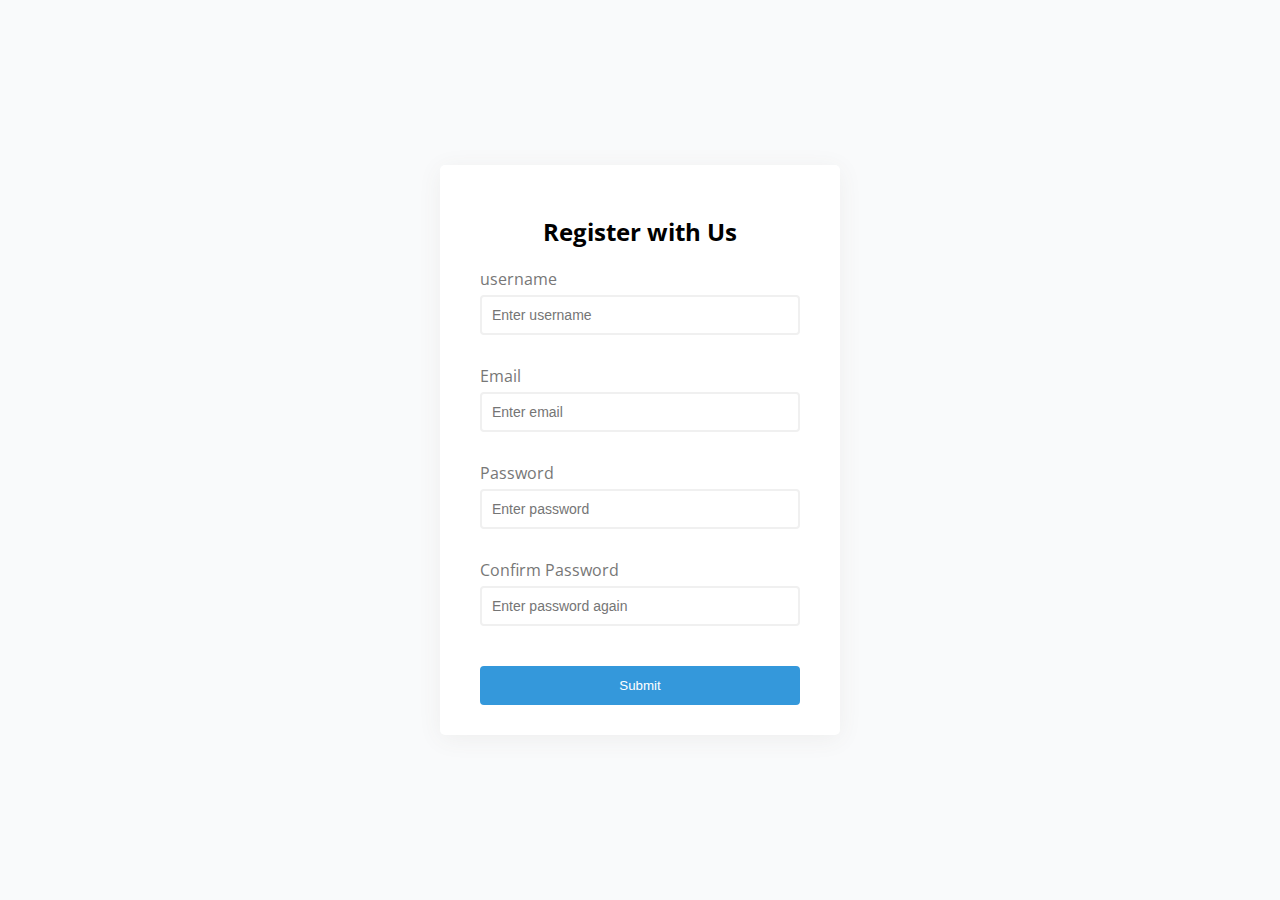
<file: 1. Form Validator/index.html>
<!DOCTYPE html>
<html lang="en">

<head>
    <meta charset="UTF-8">
    <meta name="viewport" content="width=device-width, initial-scale=1.0">
    <title>Form Validator</title>
    <link href="https://fonts.googleapis.com/css2?family=Open+Sans&display=swap" rel="stylesheet">
    <link rel="stylesheet" href="style.css" />
</head>

<body>
    <div class="container">
        <form id="form" class="form">
            <h2>Register with Us</h2>
            <div class="form-control">
                <label for="username">username</label>
                <input type="text" placeholder="Enter username" id="username">
                <small>Error Message</small>
            </div>
            <div class="form-control">
                <label for="email">Email</label>
                <input type="text" placeholder="Enter email" id="email">
                <small>Error Message</small>
            </div>
            <div class="form-control">
                <label for="password">Password</label>
                <input type="password" placeholder="Enter password" id="password">
                <small>Error Message</small>
            </div>
            <div class="form-control">
                <label for="password2">Confirm Password</label>
                <input type="password" placeholder="Enter password again" id="password2">
                <small>Error Message</small>
            </div>
            <button>Submit</button>
        </form>
    </div>

    <script src="script.js"></script>
</body>

</html>
</file>
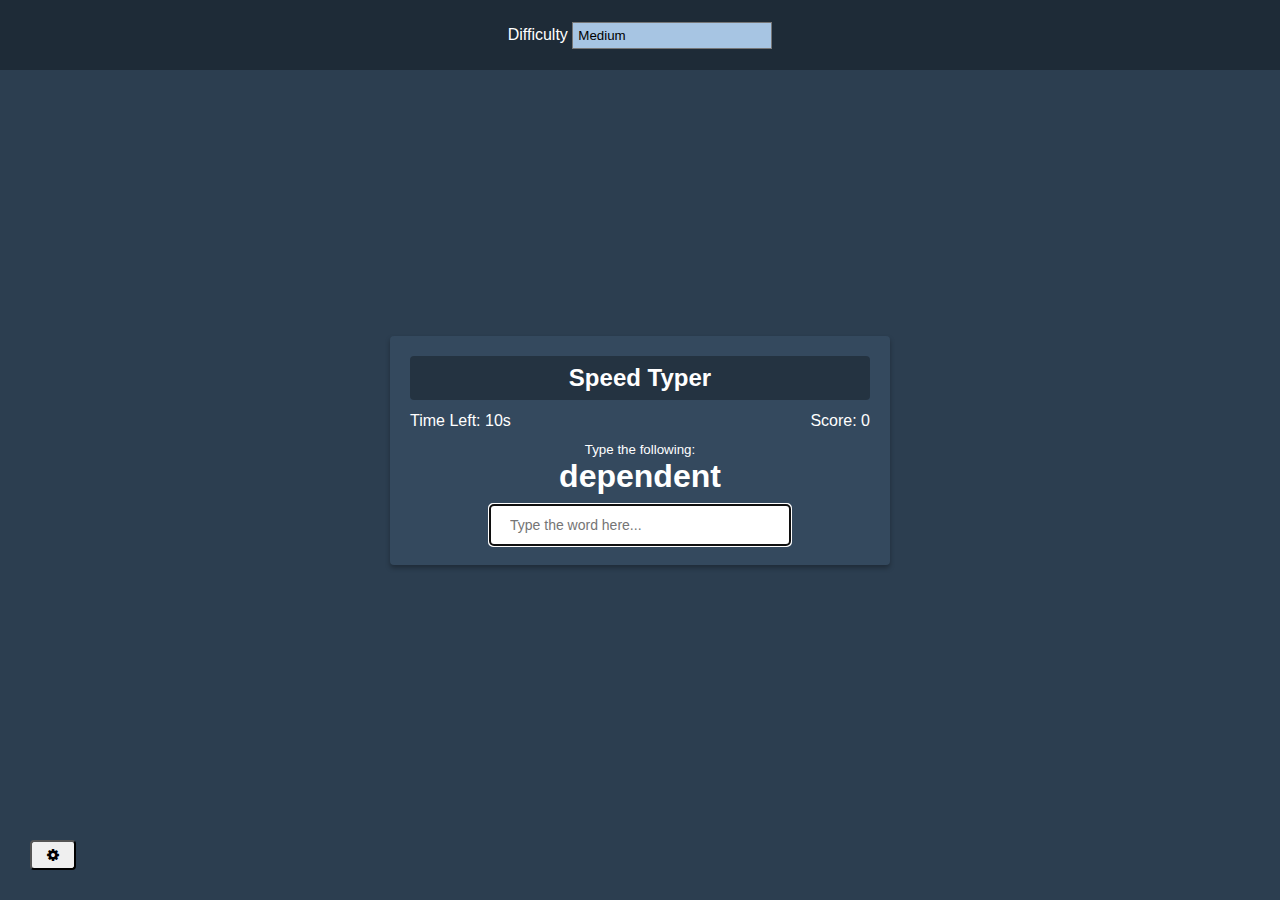
<file: 10. Typing Game/index.html>
<!DOCTYPE html>
<html lang="en">

<head>
    <meta charset="UTF-8">
    <meta name="viewport" content="width=device-width, initial-scale=1.0">
    <title>Typing Game</title>
    <link rel="stylesheet" href="https://stackpath.bootstrapcdn.com/font-awesome/4.7.0/css/font-awesome.min.css">
    <link rel="stylesheet" href="style.css">
</head>

<body>
    <button id="settings-btn" class="settings-btn">
        <i class="fa fa-cog"></i>
    </button>
    <div id="settings" class="settings">
        <form id="settings-form">
            <div>
                <label for="difficulty">Difficulty</label>
                <select id="difficulty">
                    <option value="easy">Easy</option>
                    <option value="medium">Medium</option>
                    <option value="hard">Hard</option>
                </select>
            </div>
        </form>
    </div>
    <div class="container">
        <h2>Speed Typer</h2>
        <small>Type the following:</small>

        <h1 id="word"></h1>
        <input type="text" id="text" autocomplete="off" placeholder="Type the word here...">

        <p class="time-container">
            Time Left: <span id="time">10s</span>
        </p>
        <p class="score-container">
            Score: <span id="score">0</span>
        </p>

        <div id="end-game-container" class="end-game-container"></div>

    </div>
    <script src="script.js"></script>
</body>

</html>
</file>
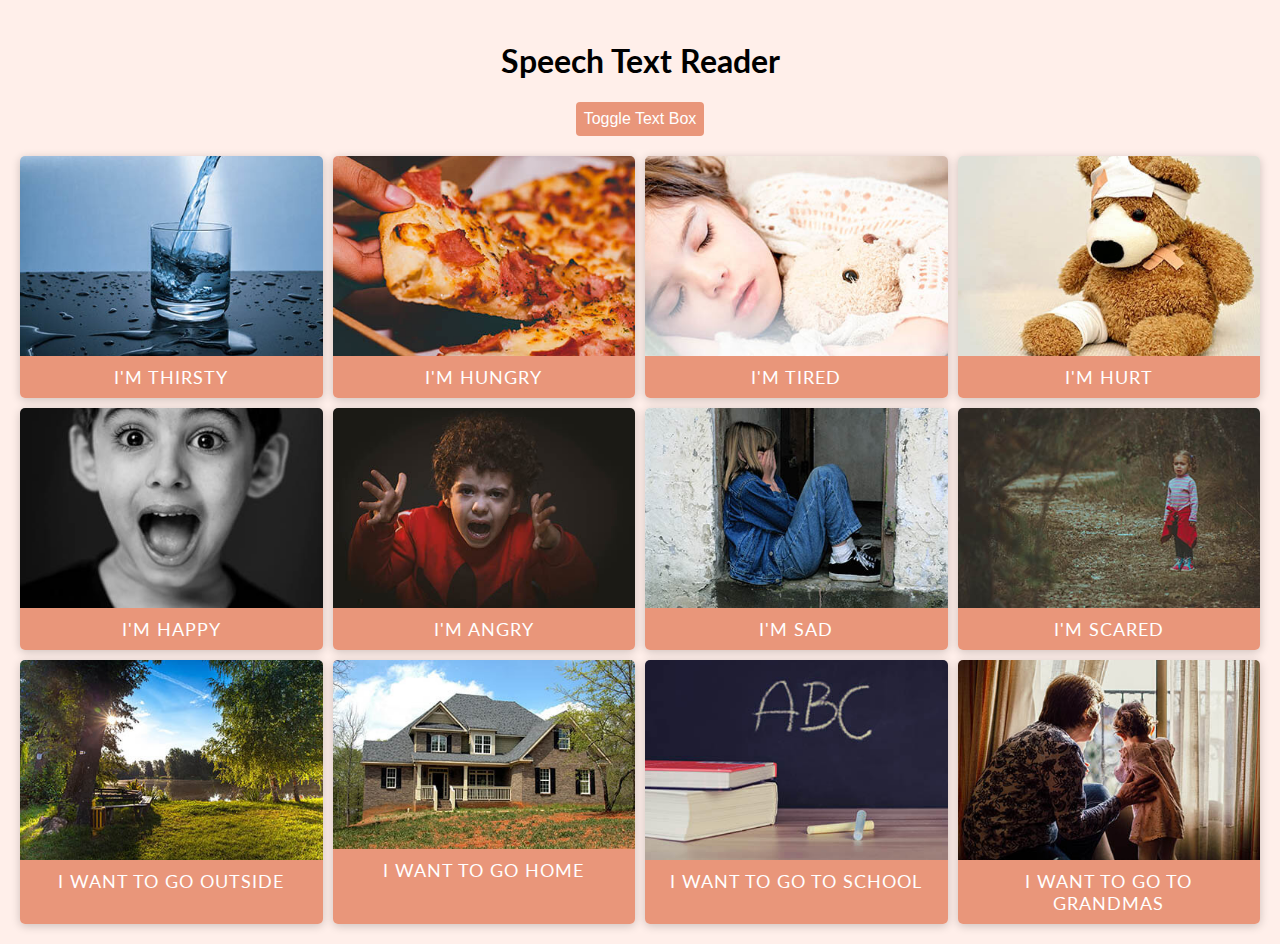
<file: 11. Speech Text Reader/index.html>
<!DOCTYPE html>
<html lang="en">

<head>
    <meta charset="UTF-8" />
    <meta name="viewport" content="width=device-width, initial-scale=1.0" />
    <meta http-equiv="X-UA-Compatible" content="ie=edge" />
    <link rel="stylesheet" href="style.css" />
    <title>Speech Text Reader</title>
</head>

<body>
    <div class="container">
        <h1>Speech Text Reader</h1>
        <button id="toggle" class="btn btn-toggle">
            Toggle Text Box
        </button>
        <div id="text-box" class="text-box">
            <div id="close" class="close">X</div>
            <h3>Choose Voice</h3>
            <select id="voices"></select>
            <textarea id="text" placeholder="Enter text to read..."></textarea>
            <button class="btn" id="read">Read Text</button>
        </div>
        <main></main>
    </div>

    <script src="script.js"></script>
</body>

</html>
</file>
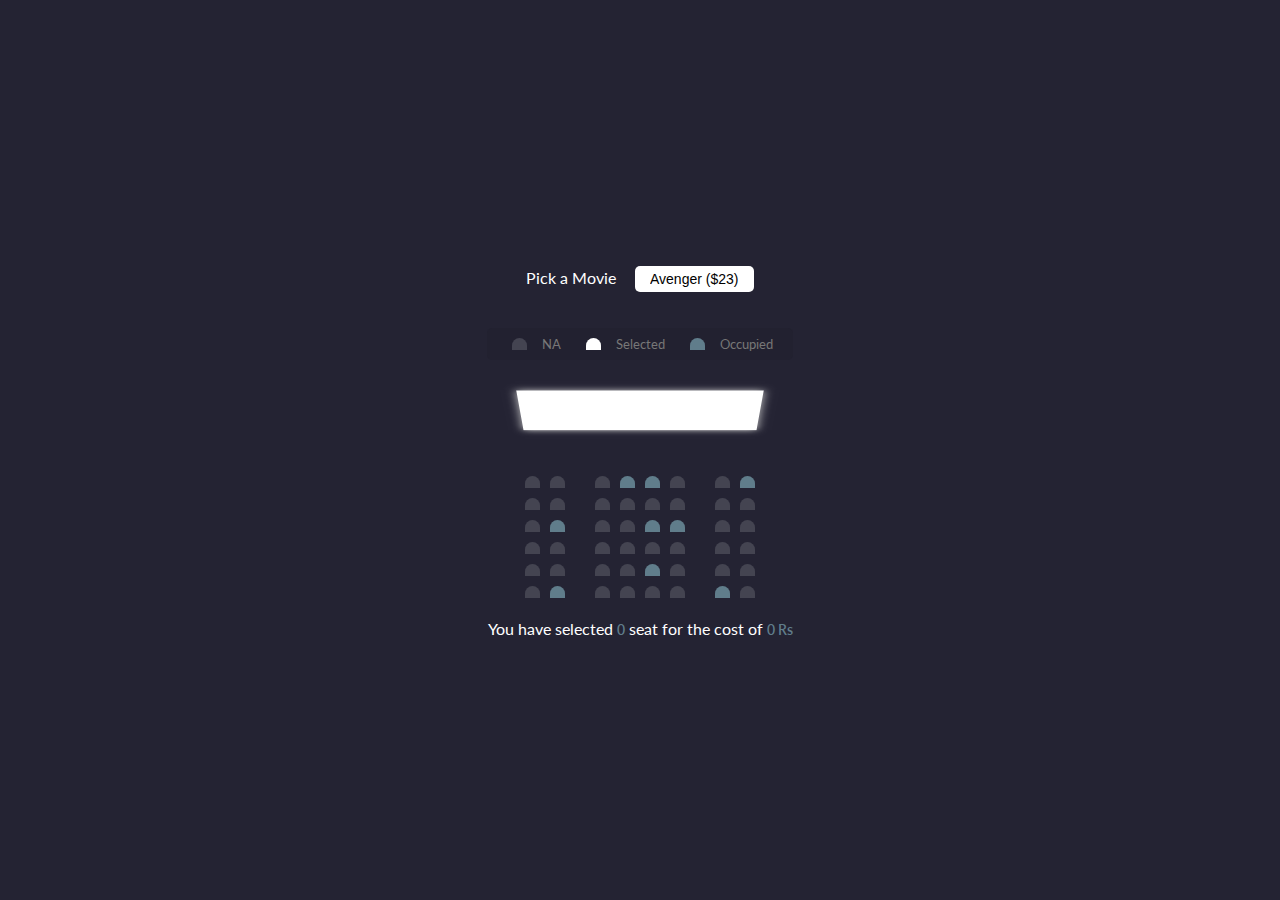
<file: 2. Movie Seat Booking App/index.html>
<!DOCTYPE html>
<html lang="en">

<head>
    <meta charset="UTF-8">
    <meta name="viewport" content="width=device-width, initial-scale=1.0">
    <title>Movie Seat Booking App</title>
    <link rel="stylesheet" href="style.css">
</head>

<body>

    <div class="movie-container">
        <label for="movie">Pick a Movie</label>
        <select name="movie" id="movie">
            <option value="23">Avenger ($23)</option>
            <option value="25">Ironman ($25)</option>
            <option value="15">Thor ($15)</option>
            <option value="18">Hulk($18)</option>
        </select>
    </div>

    <ul class="showcase">
        <li>
            <div class="seat"></div>
            <small>NA</small>
        </li>
        <li>
            <div class="seat selected"></div>
            <small>Selected</small>
        </li>
        <li>
            <div class="seat occupied"></div>
            <small>Occupied</small>
        </li>
    </ul>

    <div class="container">
        <div class="screen"></div>

        <div class="row">
            <div class="seat"></div>
            <div class="seat"></div>
            <div class="seat"></div>
            <div class="seat occupied"></div>
            <div class="seat occupied"></div>
            <div class="seat"></div>
            <div class="seat"></div>
            <div class="seat occupied"></div>
        </div>
        <div class="row">
            <div class="seat"></div>
            <div class="seat"></div>
            <div class="seat"></div>
            <div class="seat"></div>
            <div class="seat"></div>
            <div class="seat"></div>
            <div class="seat"></div>
            <div class="seat"></div>
        </div>
        <div class="row">
            <div class="seat"></div>
            <div class="seat occupied"></div>
            <div class="seat"></div>
            <div class="seat"></div>
            <div class="seat occupied"></div>
            <div class="seat occupied"></div>
            <div class="seat"></div>
            <div class="seat"></div>
        </div>
        <div class="row">
            <div class="seat"></div>
            <div class="seat"></div>
            <div class="seat"></div>
            <div class="seat"></div>
            <div class="seat"></div>
            <div class="seat"></div>
            <div class="seat"></div>
            <div class="seat"></div>
        </div>
        <div class="row">
            <div class="seat"></div>
            <div class="seat"></div>
            <div class="seat"></div>
            <div class="seat"></div>
            <div class="seat occupied"></div>
            <div class="seat"></div>
            <div class="seat"></div>
            <div class="seat"></div>
        </div>
        <div class="row">
            <div class="seat"></div>
            <div class="seat occupied"></div>
            <div class="seat"></div>
            <div class="seat"></div>
            <div class="seat"></div>
            <div class="seat"></div>
            <div class="seat occupied"></div>
            <div class="seat"></div>
        </div>
    </div>

    <p class="text">You have selected
        <small class="count">0</small> seat for the cost of
        <small class="price">0 Rs</small>
    </p>

    <script src="script.js"></script>
</body>

</html>
</file>
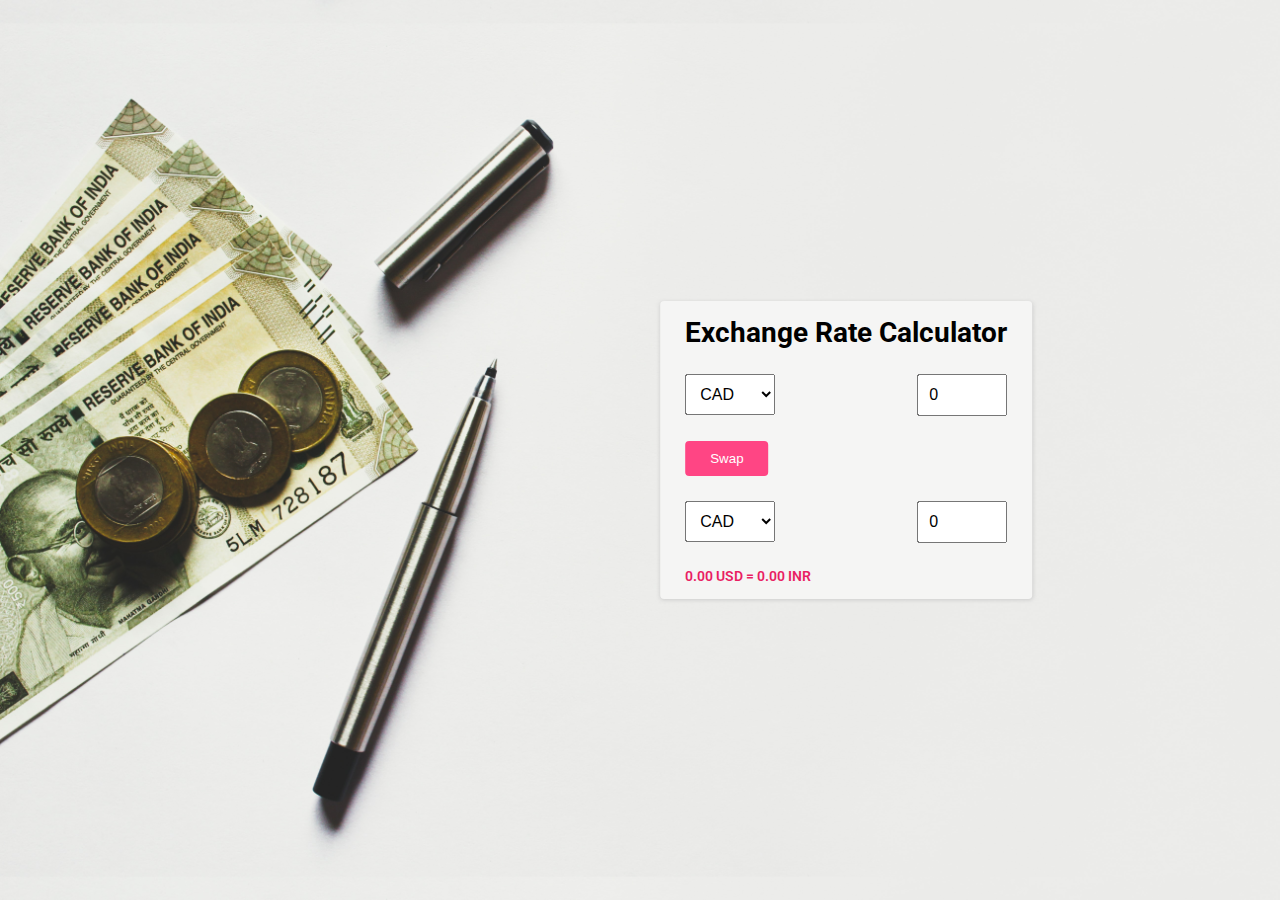
<file: 4. Exchange Rate Calculator/index.html>
<!DOCTYPE html>
<html lang="en">
  <head>
    <meta charset="UTF-8" />
    <meta name="viewport" content="width=device-width, initial-scale=1.0" />
    <title>Exchange Rate Calculator</title>
    <link rel="stylesheet" href="style.css" />
  </head>
  <body>
    <div class="container">
      <h1>Exchange Rate Calculator</h1>
      <ul>
        <li>
          <select name="cur_one" id="cur_one">
            <option value="CAD">CAD</option>
            <option value="HKD">HKD</option>
            <option value="ISK">ISK</option>
            <option value="PHP">PHP</option>
            <option value="DKK">DKK</option>
            <option value="HUF">HUF</option>
            <option value="CZK">CZK</option>
            <option value="GBP">GBP</option>
            <option value="RON">RON</option>
            <option value="SEK">SEK</option>
            <option value="IDR">IDR</option>
            <option value="INR">INR</option>
            <option value="BRL">BRL</option>
            <option value="RUB">RUB</option>
            <option value="HRK">HRK</option>
            <option value="JPY">JPY</option>
            <option value="THB">THB</option>
            <option value="CHF">CHF</option>
            <option value="EUR">EUR</option>
            <option value="MYR">MYR</option>
            <option value="BGN">BGN</option>
            <option value="TRY">TRY</option>
            <option value="CNY">CNY</option>
            <option value="NOK">NOK</option>
            <option value="NZD">NZD</option>
            <option value="ZAR">ZAR</option>
            <option value="USD">USD</option>
            <option value="MXN">MXN</option>
            <option value="SGD">SGD</option>
            <option value="AUD">AUD</option>
            <option value="ILS">ILS</option>
            <option value="KRW">KRW</option>
            <option value="PLN">PLN</option>
          </select>
        </li>
        <li>
          <input type="number" name="cur_amt_one" id="cur_amt_one" value="0" />
        </li>
      </ul>
      <button id="swap">Swap</button>
      <ul>
        <li>
          <select name="cur_two" id="cur_two">
            <option value="CAD">CAD</option>
            <option value="HKD">HKD</option>
            <option value="ISK">ISK</option>
            <option value="PHP">PHP</option>
            <option value="DKK">DKK</option>
            <option value="HUF">HUF</option>
            <option value="CZK">CZK</option>
            <option value="GBP">GBP</option>
            <option value="RON">RON</option>
            <option value="SEK">SEK</option>
            <option value="IDR">IDR</option>
            <option value="INR">INR</option>
            <option value="BRL">BRL</option>
            <option value="RUB">RUB</option>
            <option value="HRK">HRK</option>
            <option value="JPY">JPY</option>
            <option value="THB">THB</option>
            <option value="CHF">CHF</option>
            <option value="EUR">EUR</option>
            <option value="MYR">MYR</option>
            <option value="BGN">BGN</option>
            <option value="TRY">TRY</option>
            <option value="CNY">CNY</option>
            <option value="NOK">NOK</option>
            <option value="NZD">NZD</option>
            <option value="ZAR">ZAR</option>
            <option value="USD">USD</option>
            <option value="MXN">MXN</option>
            <option value="SGD">SGD</option>
            <option value="AUD">AUD</option>
            <option value="ILS">ILS</option>
            <option value="KRW">KRW</option>
            <option value="PLN">PLN</option>
          </select>
        </li>
        <li>
          <input type="number" name="cur_amt_two" id="cur_amt_two" value="0" />
        </li>
      </ul>
      <p id="result">0.00 USD = 0.00 INR</p>
    </div>
    <script src="script.js"></script>
  </body>
</html>
</file>
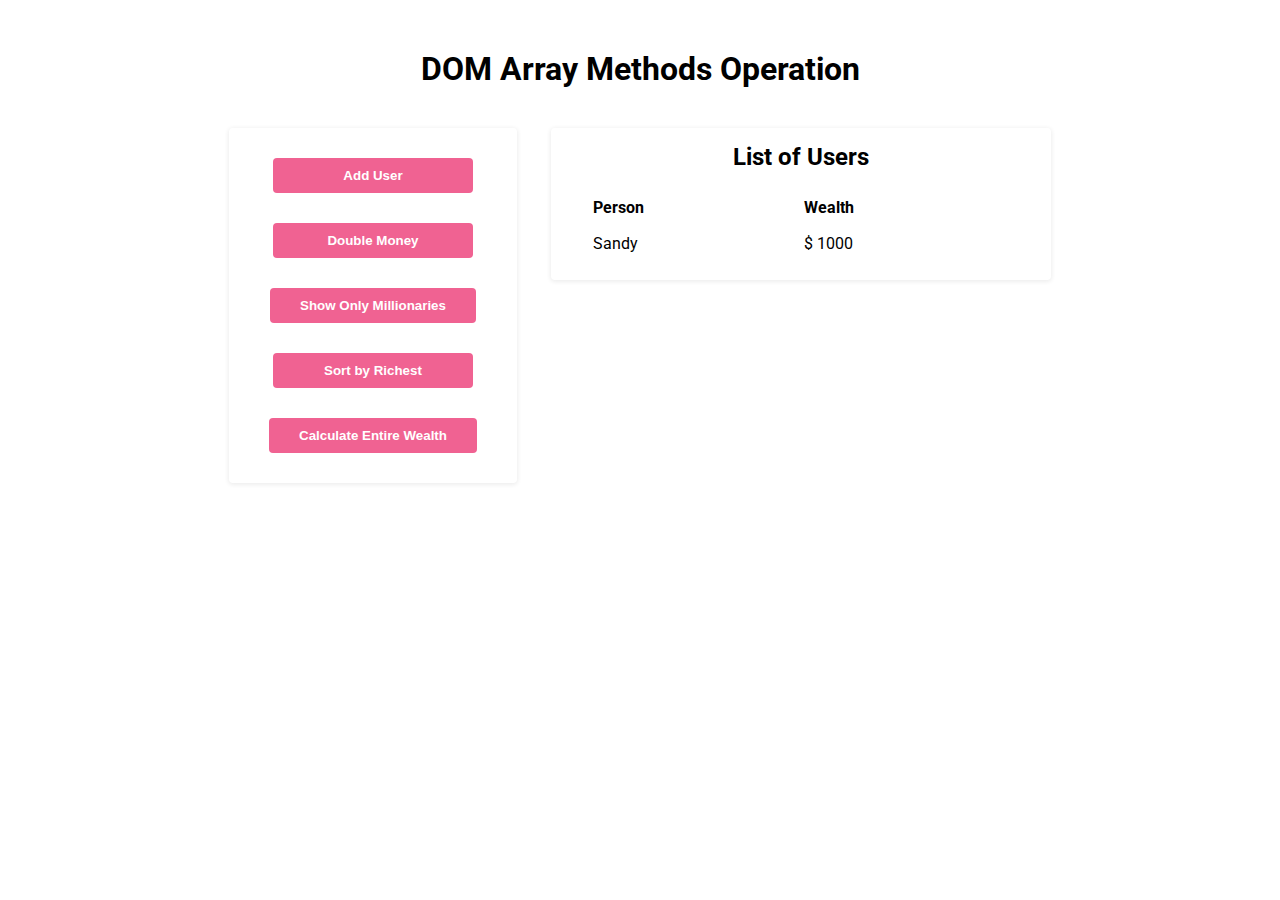
<file: 5. Working on DOM Array Methods/index.html>
<!DOCTYPE html>
<html lang="en">
  <head>
    <meta charset="UTF-8" />
    <meta name="viewport" content="width=device-width, initial-scale=1.0" />
    <title>DOM Array Operations</title>
    <link rel="stylesheet" href="style.css" />
  </head>
  <body>
    <div class="container">
      <h1>DOM Array Methods Operation</h1>
      <div class="user-container">
        <div class="sidebar">
          <ul>
            <li>
              <button id="add_user">Add User</button>
            </li>
            <li>
              <button id="double_money">Double Money</button>
            </li>
            <li>
              <button id="show_millionare">Show Only Millionaries</button>
            </li>
            <li>
              <button id="sort_richest">Sort by Richest</button>
            </li>
            <li>
              <button id="total_wealth">Calculate Entire Wealth</button>
            </li>
          </ul>
        </div>
        <div class="main">
          <h2>List of Users</h2>
          <table class="user-table">
            <thead>
              <tr>
                <th>Person</th>
                <th>Wealth</th>
              </tr>
            </thead>
            <tbody>
              <tr>
                <td>Sandy</td>
                <td>$ 1000</td>
              </tr>
            </tbody>
          </table>
        </div>
      </div>
    </div>
    <script src="script.js"></script>
  </body>
</html>
</file>
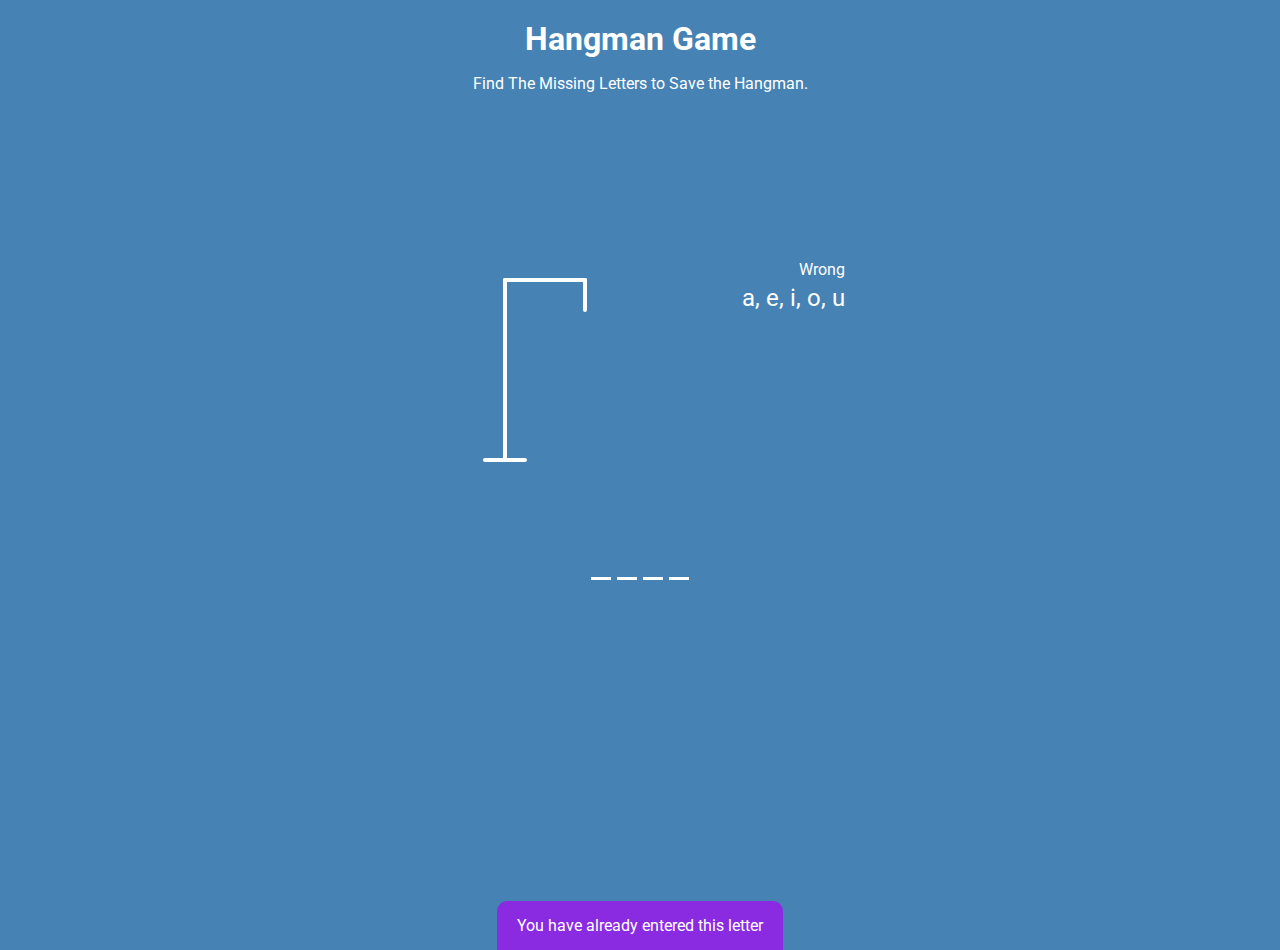
<file: 7. HandMan Game/index.html>
<!DOCTYPE html>
<html lang="en">

<head>
    <meta charset="UTF-8">
    <meta name="viewport" content="width=device-width, initial-scale=1.0">
    <title>Hangman Game</title>
    <link rel="stylesheet" href="style.css">
</head>

<body>
    <h1>Hangman Game</h1>
    <p>Find The Missing Letters to Save the Hangman.</p>
    <div class="game-container">
        <svg class="figure-container" width="200" height="250">
            <line x1="60" y1="20" x2="140" y2="20" />
            <line x1="140" y1="20" x2="140" y2="50" />
            <line x1="60" y1="20" x2="60" y2="200" />
            <line x1="40" y1="200" x2="80" y2="200" />

            <circle cx="140" cy="70" r="20" class="figure-part" />
            <line x1="140" y1="90" x2="140" y2="140" class="figure-part" />
            <line x1="140" y1="120" x2="120" y2="100" class="figure-part" />
            <line x1="140" y1="120" x2="160" y2="100" class="figure-part" />

            <line x1="120" y1="160" x2="140" y2="140" class="figure-part" />
            <line x1="140" y1="140" x2="160" y2="160" class="figure-part" />
        </svg>

        <div class="wrong-letter-container">
            <div class="wrong-letter">
                <p>Wrong</p>
                <span>a, e, i, o, u</span>
            </div>
        </div>

        <div class="word" id="word">
            <div class="letter">H</div>
            <div class="letter">E</div>
            <div class="letter">L</div>
            <div class="letter">L</div>
            <div class="letter">O</div>
        </div>
    </div>

    <!-- Final Message -->
    <div class="popup-container" id="popup-container">
        <div class="popup">
            <h2 id="final-message">You have Won</h2>
            <button id="play-button">Play Again</button>
        </div>
    </div>

    <!-- Notification -->
    <div class="notification-container" id="notificaiton-container">
        <p>You have already entered this letter</p>
    </div>

    <script src="script.js"></script>
</body>

</html>
</file>
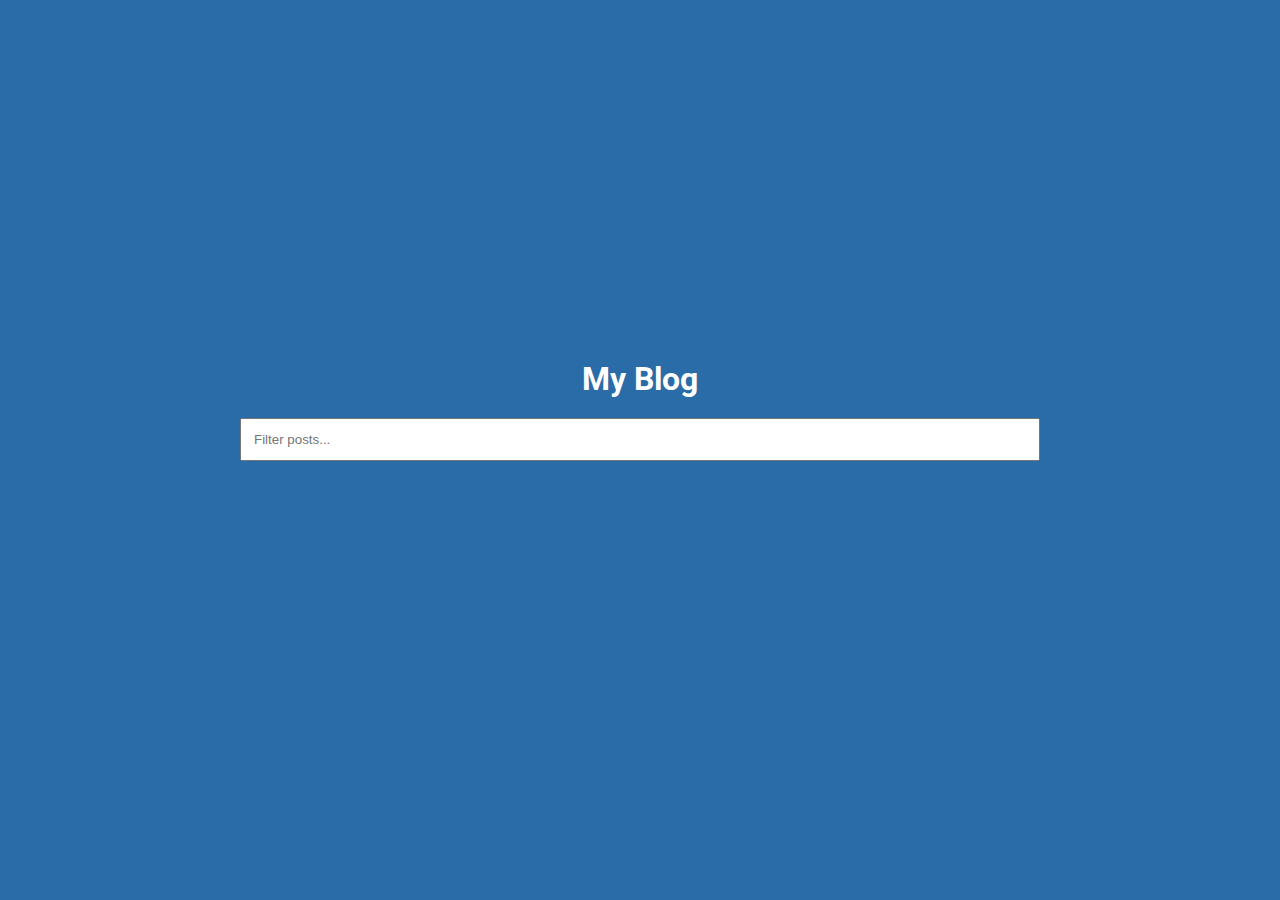
<file: 9. Infinite Scroll Post/index.html>
<!DOCTYPE html>
<html lang="en">
  <head>
    <meta charset="UTF-8" />
    <meta name="viewport" content="width=device-width, initial-scale=1.0" />
    <title>Infinite Scroll</title>
    <link rel="stylesheet" href="style.css" />
  </head>
  <body>
    <h1>My Blog</h1>

    <div class="filter-container">
      <input
        type="text"
        name="filter"
        id="filter"
        class="filter"
        placeholder="Filter posts..."
      />
    </div>

    <div id="posts-container"></div>

    <div class="loader">
      <div class="circle"></div>
      <div class="circle"></div>
      <div class="circle"></div>
    </div>

    <script src="script.js"></script>
  </body>
</html>
</file>
<file: 1. Form Validator/style.css>
* {
    box-sizing: border-box;
}

:root {
    --success-color: #2ecc71;
    --error-color: #e74c3c;
}

body {
    font-family: 'Open Sans', sans-serif;
    background-color: #f9fafb;
    display: flex;
    align-items: center;
    justify-content: center;
    min-height: 100vh;
    margin: 0px;
}

.container {
    background-color: #fff;
    border-radius: 5px;
    width: 400px;
    box-shadow: 0px 4px 25px #eee;
}

form {
    padding: 30px 40px;
}

h2 {
    text-align: center;
}

.form-control {
    margin-bottom: 10px;
    padding-bottom: 20px;
    position: relative;
}

.form-control label {
    color: #777;
    display: block;
    margin-bottom: 5px;
}

.form-control input {
    border: 2px solid #f0f0f0;
    border-radius: 4px;
    display: block;
    width: 100%;
    padding: 10px;
    font-size: 14px;
}

.form-control input:focus {
    outline: 0;
    border-color: #777;
}

.form-control.success input {
    border-color: var(--success-color);
}

.form-control.error input {
    border-color: var(--error-color);
}

.form-control small {
    color: var(--error-color);
    position: absolute;
    bottom: 0px;
    left: 0px;
    visibility: hidden;
}

.form-control.error small {
    visibility: visible;
}

.form button {
    cursor: pointer;
    background-color: #3498db;
    border: 2px solid #3498db;
    border-radius: 4px;
    color: #fff;
    display: block;
    padding: 10px;
    margin-top: 20px;
    width: 100%;
}
</file>
<file: 10. Typing Game/style.css>
* {
    box-sizing: border-box;
}

body {
    background-color: #2c3e50;
    display: flex;
    align-items: center;
    justify-content: center;
    min-height: 100vh;
    margin: 0;
    font-family: Verdana, Geneva, Tahoma, sans-serif;
}

button {
    cursor: pointer;
    font-size: 14px;
    border-radius: 4px;
    padding: 5px 15px;
}

select {
    width: 200px;
    padding: 5px;
    appearance: none;
    -webkit-appearance: none;
    -moz-appearance: none;
    border-radius: 0;
    background-color: #a7c5e3;
}

select:focus,
button:focus {
    outline: 0;
}

.settings-btn {
    position: absolute;
    bottom: 30px;
    left: 30px;
}

.settings {
    position: absolute;
    top: 0;
    left: 0;
    width: 100%;
    background-color: rgba(0, 0, 0, 0.3);
    height: 70px;
    color: #fff;
    display: flex;
    align-items: center;
    justify-content: center;
    transform: translateY(0);
    transition: transform 0.3s ease-in-out;
}

.settings.hide {
    transform: translateY(-100%);
}

.container {
    background-color: #34495e;
    padding: 20px;
    border-radius: 4px;
    box-shadow: 0 3px 5px rgba(0, 0, 0, 0.3);
    color: #fff;
    position: relative;
    text-align: center;
    width: 500px;
}

h2 {
    background-color: rgba(0, 0, 0, 0.3);
    padding: 8px;
    border-radius: 4px;
    margin: 0 0 40px;
}

h1 {
    margin: 0;
}

input {
    border: 0;
    border-radius: 4px;
    font-size: 14px;
    width: 300px;
    padding: 12px 20px;
    margin-top: 10px;
}

.score-container {
    position: absolute;
    top: 60px;
    right: 20px;
}

.time-container {
    position: absolute;
    top: 60px;
    left: 20px;
}

.end-game-container {
    background-color: inherit;
    display: none;
    align-items: center;
    justify-content: center;
    flex-direction: column;
    position: absolute;
    top: 0;
    left: 0;
    width: 100%;
    height: 100%;
    z-index: 1;
}
</file>
<file: 11. Speech Text Reader/style.css>
@import url('https://fonts.googleapis.com/css?family=Lato');

* {
    box-sizing: border-box;
}

body {
    background: #ffefea;
    font-family: 'Lato', sans-serif;
    min-height: 100vh;
    margin: 0;
}

h1 {
    text-align: center;
}

.container {
    margin: auto;
    padding: 20px;
}

.btn {
    cursor: pointer;
    background-color: darksalmon;
    border: 0;
    border-radius: 4px;
    color: #fff;
    font-size: 16px;
    padding: 8px;
}

.btn:active {
    transform: scale(0.98);
}

.btn:focus,
select:focus {
    outline: 0;
}

.btn-toggle {
    display: block;
    margin: auto;
    margin-bottom: 20px;
}

.text-box {
    width: 70%;
    position: absolute;
    top: 30%;
    left: 50%;
    transform: translate(-50%, -800px);
    background-color: #333;
    color: #fff;
    padding: 20px;
    border-radius: 5px;
    transition: all 1s ease-in-out;
}

.text-box.show {
    transform: translate(-50%, 0);
}

.text-box select {
    background-color: darksalmon;
    border: 0;
    color: #fff;
    font-size: 12px;
    height: 30px;
    width: 100%;
}

.text-box textarea {
    border: 1px #dadada solid;
    border-radius: 4px;
    font-size: 16px;
    padding: 8px;
    margin: 15px 0;
    width: 100%;
    height: 150px;
}

.text-box .btn {
    width: 100%;
}

.text-box .close {
    float: right;
    text-align: right;
    cursor: pointer;
}

main {
    display: grid;
    grid-template-columns: repeat(4, 1fr);
    grid-gap: 10px;
}

.box {
    box-shadow: 0 2px 10px rgba(0, 0, 0, 0.2);
    border-radius: 5px;
    cursor: pointer;
    display: flex;
    flex-direction: column;
    overflow: hidden;
    transition: box-shadow 0.2s ease-out;
}

.box.active {
    box-shadow: 0 0 10px 5px darksalmon;
}

.box img {
    width: 100%;
    object-fit: cover;
    height: 200px;
}

.box .info {
    background-color: darksalmon;
    color: #fff;
    font-size: 18px;
    letter-spacing: 1px;
    text-transform: uppercase;
    margin: 0;
    padding: 10px;
    text-align: center;
    height: 100%;
}

@media (max-width: 1100px) {
    main {
        grid-template-columns: repeat(3, 1fr);
    }
}

@media (max-width: 760px) {
    main {
        grid-template-columns: repeat(2, 1fr);
    }
}

@media (max-width: 500px) {
    main {
        grid-template-columns: 1fr;
    }
}
</file>
<file: 2. Movie Seat Booking App/style.css>
@import url('https://fonts.googleapis.com/css2?family=Lato&display=swap');

* {
    box-sizing: border-box;
}

body {
    font-family: 'Lato', sans-serif;
    display: flex;
    flex-direction: column;
    justify-content: center;
    align-items: center;
    background-color: #242333;
    color: #fff;
    height: 100vh;
    margin: 0px;
}

.movie-container {
    margin: 20px 0px;
}

.movie-container select {
    border: 0px;
    background-color: #fff;
    border-radius: 5px;
    font-size: 14px;
    margin-left: 15px;
    padding: 5px 15px;
    appearance: none;
    -webkit-appearance: none;
}

.seat {
    background-color: #444451;
    height: 12px;
    width: 15px;
    margin: 5px;
    border-top-left-radius: 10px;
    border-top-right-radius: 10px;
}

.seat.selected {
    background-color: #fff;
}

.seat.occupied {
    background-color: #607D8B;
}

.seat:nth-child(2) {
    margin-right: 25px;
}

.seat:nth-last-of-type(2) {
    margin-left: 25px;
}

.container {
    perspective: 1000px;
}

.container .seat:not(.occupied):hover {
    cursor: pointer;
    transform: scale(1.2);
}

.showcase {
    background-color: #222130;
    padding: 5px 10px;
    border-radius: 5px;
    color: #777;
    list-style-type: none;
    display: flex;
    justify-content: space-between;
}

.showcase li {
    display: flex;
    justify-content: center;
    align-items: center;
    margin: 0px 10px;
}

.showcase li small {
    margin-left: 10px;
}

.screen {
    background-color: #fff;
    height: 70px;
    width: 100%;
    margin-bottom: 25px;
    transform: rotateX(-60deg);
    box-shadow: 0px 0px 10px #ccc;
}

p.text small {
    font-weight: 600;
    color: #607D8B;
    font-size: 14px;
}

.row {
    display: flex;
}
</file>
<file: 4. Exchange Rate Calculator/style.css>
@import url('https://fonts.googleapis.com/css2?family=Roboto&display=swap');

* {
    box-sizing: border-box;
    margin: 0px;
    padding: 0px;
}

body {
    background: url(background.jpg);
    background-position: center;
    background-size: 100%;
    background-attachment: fixed;
    background-origin: content-box;
    font-family: 'Roboto', sans-serif;
}

.container {
    background-color: #f5f5f4;
    position: absolute;
    top: 50%;
    right: 15%;
    transform: translate(-15%, -50%);
    padding: 15px 25px;
    border-radius: 4px;
    box-shadow: 0px 1px 4px #ccc;
    font-size: 14px;
}

.container ul {
    padding: 0px;
    display: flex;
    list-style-type: none;
    justify-content: space-between;
    margin: 25px 0px;
}

.container ul li select,
.container ul li input {
    width: 90px;
    padding: 10px;
    font-size: 16px;
}

#swap {
    background: #ff4584;
    border: none;
    padding: 10px 25px;
    border-radius: 4px;
    color: #fff;
    cursor: pointer;
}

p#result {
    color: #E91E63;
    font-weight: 600;
}
</file>
<file: 5. Working on DOM Array Methods/style.css>
@import url('https://fonts.googleapis.com/css2?family=Roboto&display=swap');

* {
    box-sizing: border-box;
    margin: 0px;
    padding: 0px;
}

body {
    font-family: 'Roboto', sans-serif;
}

.container {
    margin: 50px auto;
    max-width: 1140px;
    width: 100%;
    text-align: center;
}

.user-container {
    min-width: 500px;
    display: inline-block;
    margin-top: 25px;
}

.sidebar,
.main {
    display: inline-block;
    vertical-align: top;
    padding: 15px 40px;
    margin: 15px;
    box-shadow: 0px 1px 4px 1px #eee;
    border-radius: 4px;
}

.main {
    min-width: 500px;
}

.sidebar ul {
    list-style-type: none;
    padding: 0px;
}

.sidebar ul button {
    background: #F06292;
    border: none;
    padding: 10px 30px;
    border-radius: 4px;
    color: #fff;
    font-weight: 600;
    margin: 15px 0px;
    cursor: pointer;
    min-width: 200px;
}

table.user-table {
    width: 100%;
    margin-top: 25px;
    text-align: left;
}

table thead th {
    padding-bottom: 15px;
}

table tbody td {
    padding-bottom: 10px;
}
</file>
<file: 7. HandMan Game/style.css>
@import url('https://fonts.googleapis.com/css2?family=Roboto&display=swap');

* {
    box-sizing: border-box;
}

body {
    margin: 0px;
    padding: 0px;
    font-family: 'Roboto', sans-serif;
    background-color: steelblue;
    color: #fff;
    display: flex;
    flex-direction: column;
    align-items: center;
    height: 80vh;
    overflow: hidden;
}

h1 {
    margin: 20px 0 0;
}

.game-container {
    padding: 20px 30px;
    position: relative;
    margin: auto;
    height: 350px;
    width: 450px;
}

.wrong-letter-container {
    position: absolute;
    top: 20px;
    right: 20px;
    display: flex;
    flex-direction: column;
    text-align: right;
}

.wrong-letter-container p {
    margin: 0 0 5px;
}

.wrong-letter-container span {
    font-size: 24px;
}

.word {
    display: flex;
    position: absolute;
    bottom: 10px;
    left: 50%;
    transform: translateX(-50%);
}

.letter {
    border-bottom: 3px solid#fff;
    display: inline-flex;
    font-size: 30px;
    align-items: center;
    justify-content: center;
    margin: 0 3px;
    height: 50px;
    width: 20px;
}

.figure-container {
    fill: transparent;
    stroke: #fff;
    stroke-width: 4px;
    stroke-linecap: round;
}

.figure-part {
    display: none;
}

.popup-container {
    background-color: #122738c4;
    position: fixed;
    top: 0px;
    left: 0px;
    right: 0px;
    bottom: 0px;
    display: flex;
    align-items: center;
    justify-content: center;
    display: none;
}

.popup {
    background-color: #eee;
    border-radius: 5px;
    box-shadow: 0px 1px 4px #eee;
    padding: 20px;
}

.popup h2 {
    color: #000;
}

.popup button {
    cursor: pointer;
    background-color: steelblue;
    border: 0;
    padding: 12px 20px;
    margin: 20px;
    font-size: 16px;
    color: #fff;
}

.popup button:active {
    transform: scale(0.98);
}

.popup button:focus {
    outline: 0;
}

.notification-container {
    background-color: blueviolet;
    border-radius: 10px 10px 0 0;
    padding: 15px 20px;
    position: absolute;
    bottom: -50px;
    transition: transform 0.3s ease-in-out;
}

.notification-container p {
    margin: 0;
}

.notification-container.show {
    transform: translateY(-50px);
}
</file>
<file: 9. Infinite Scroll Post/style.css>
@import url('https://fonts.googleapis.com/css2?family=Roboto&display=swap');

* {
    box-sizing: border-box;
}

body {
    margin: 0px;
    padding: 0px;
    font-family: 'Roboto', sans-serif;
    display: flex;
    flex-direction: column;
    align-items: center;
    justify-content: center;
    min-height: 100vh;
    margin: 0;
    padding-bottom: 100px;
    background-color: #296ca8;
    color: #fff;
}

h1 {
    margin-bottom: 0px;
    text-align: center;
}

.filter-container {
    margin-top: 20px;
    width: 80vw;
    max-width: 800px;
}

.filter {
    width: 100%;
    padding: 12px;
}

.post {
    position: relative;
    background-color: #4992d3;
    box-shadow: 0 2px 4p rgba(0, 0, 0, 0.3);
    border-radius: 3px;
    padding: 20px;
    margin: 40px 0;
    display: flex;
    width: 80vw;
    max-width: 800px;
}

.post .post-title {
    margin: 0;
}

.post .post-body {
    margin: 15px 0 0;
    line-height: 1.3;
}

.post .post-info {
    margin-left: 20px;
}

.post .number {
    position: absolute;
    top: -15px;
    left: -15px;
    font-size: 15px;
    width: 40px;
    height: 40px;
    border-radius: 50%;
    background-color: #fff;
    color: #296ca8;
    display: flex;
    align-items: center;
    justify-content: center;
    padding: 7px 10px;
}

.loader {
    opacity: 0;
    display: flex;
    position: fixed;
    bottom: 50px;
    transition: opacity 0.3s ease-in;
}

.loader.show {
    opacity: 1;
}

.circle {
    background-color: #fff;
    width: 10px;
    height: 10px;
    border-radius: 50%;
    margin: 5px;
    animation: bounce 0.5s ease-in infinite;
}

.circle:nth-of-type(2) {
    animation-delay: 0.1s;
}

.circle:nth-of-type(3) {
    animation-delay: 0.2s;
}

@keyframes bounce {

    0%,
    100% {
        transform: translateY(0);
    }

    50% {
        transform: translateY(-10px);
    }
}
</file>
